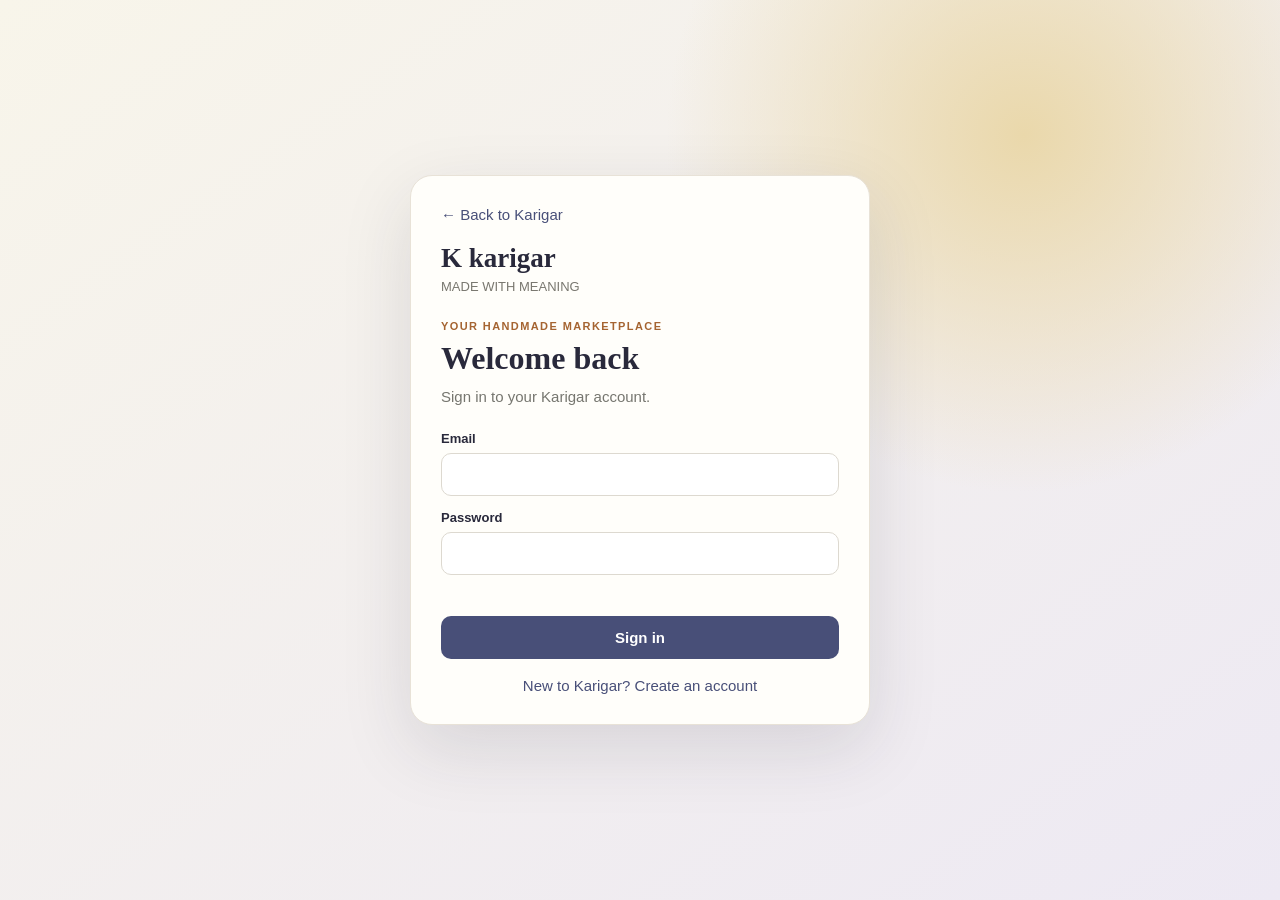
<file: auth.html>
<!doctype html>
<html lang="en">
<head>
<meta charset="utf-8"><meta name="viewport" content="width=device-width,initial-scale=1">
<meta name="theme-color" content="#f5f4ee"><title>Account access — Karigar</title>
<style>
*{box-sizing:border-box}body{margin:0;min-height:100vh;background:radial-gradient(circle at 80% 15%,#ead8ab 0,transparent 28%),linear-gradient(145deg,#f8f5ea,#ede9f3);color:#29293b;font:15px Arial,sans-serif;display:grid;place-items:center;padding:22px}.card{width:min(460px,100%);background:#fffefa;border:1px solid #e8e2d7;border-radius:22px;padding:30px;box-shadow:0 24px 70px #29293b20}.brand{font:700 27px Georgia,serif;margin-bottom:5px}.tag{color:#79776f;font-size:13px;margin-bottom:26px}.eyebrow{font-size:11px;letter-spacing:1.4px;font-weight:bold;color:#a56431;text-transform:uppercase}.title{font:600 32px Georgia,serif;margin:8px 0}.sub{color:#76766f;line-height:1.55;margin:0 0 22px}.field{display:grid;gap:7px;margin:14px 0}.field label{font-size:13px;font-weight:600}.field input,.field select{width:100%;border:1px solid #ddd9d0;border-radius:10px;padding:12px 13px;background:white;font:inherit}.btn{width:100%;border:0;border-radius:10px;padding:13px;background:#484f78;color:white;font-weight:700;font-size:15px;cursor:pointer;margin-top:7px}.link{display:block;text-align:center;color:#484f78;margin-top:18px;text-decoration:none}.error{min-height:20px;color:#a33030;font-size:13px;margin-top:8px}.back{display:inline-block;margin-bottom:20px;color:#484f78;text-decoration:none}.optional{color:#777;font-weight:normal}.hidden{display:none!important}
</style></head>
<body><main class="card"><a class="back" href="/">← Back to Karigar</a><div class="brand">K karigar</div><div class="tag">MADE WITH MEANING</div><div class="eyebrow">YOUR HANDMADE MARKETPLACE</div><h1 class="title" id="title">Welcome back</h1><p class="sub" id="subtitle">Sign in to continue to your Karigar account.</p>
<form id="form"><div class="field hidden" id="name-field"><label for="name">Your name</label><input id="name" autocomplete="name"></div><div class="field"><label for="email">Email</label><input id="email" type="email" autocomplete="email" required></div><div class="field"><label for="password">Password</label><input id="password" type="password" minlength="8" autocomplete="current-password" required></div><div class="field hidden" id="role-field"><label for="role">I’m joining as</label><select id="role"><option value="artisan">Artisan — I sell handmade products</option><option value="buyer">Buyer — I shop handmade</option></select></div><div class="field hidden" id="location-field"><label for="location">Your town or district <span class="optional">(optional)</span></label><input id="location" placeholder="e.g. Kutch, Gujarat"></div><div class="error" id="error" role="alert"></div><button class="btn" id="submit" type="submit">Sign in</button></form><a class="link" id="switch" href="/auth.html?mode=signup">New to Karigar? Create an account</a></main>
<script>
const params=new URLSearchParams(location.search);let mode=params.get('mode')==='signup'?'signup':'login';const el=id=>document.getElementById(id);if(params.get('role')==='artisan')el('role').value='artisan';function paint(){const signup=mode==='signup';el('title').textContent=signup?'Join the marketplace':'Welcome back';el('subtitle').textContent=signup?'Create an account to sell or shop handmade.':'Sign in to your Karigar account.';el('submit').textContent=signup?'Create account':'Sign in';el('switch').textContent=signup?'Already have an account? Sign in':'New to Karigar? Create an account';el('switch').href='/auth.html?mode='+(signup?'login':'signup');el('name-field').classList.toggle('hidden',!signup);el('role-field').classList.toggle('hidden',!signup);el('location-field').classList.toggle('hidden',!signup);el('name').required=signup;el('password').autocomplete=signup?'new-password':'current-password'}paint();el('form').addEventListener('submit',async event=>{event.preventDefault();el('error').textContent='';const data={email:el('email').value.trim(),password:el('password').value};if(mode==='signup')Object.assign(data,{name:el('name').value.trim(),role:el('role').value,location:el('location').value.trim()});el('submit').disabled=true;el('submit').textContent='Please wait…';try{const response=await fetch('/api/'+mode,{method:'POST',credentials:'same-origin',headers:{'Content-Type':'application/json','Accept':'application/json'},body:JSON.stringify(data)});const result=await response.json();if(!response.ok)throw new Error(result.error||'Could not continue. Please try again.');location.replace('/')}catch(error){el('error').textContent=error.message;el('submit').disabled=false;el('submit').textContent=mode==='signup'?'Create account':'Sign in'}});
</script></body></html>
</file>
